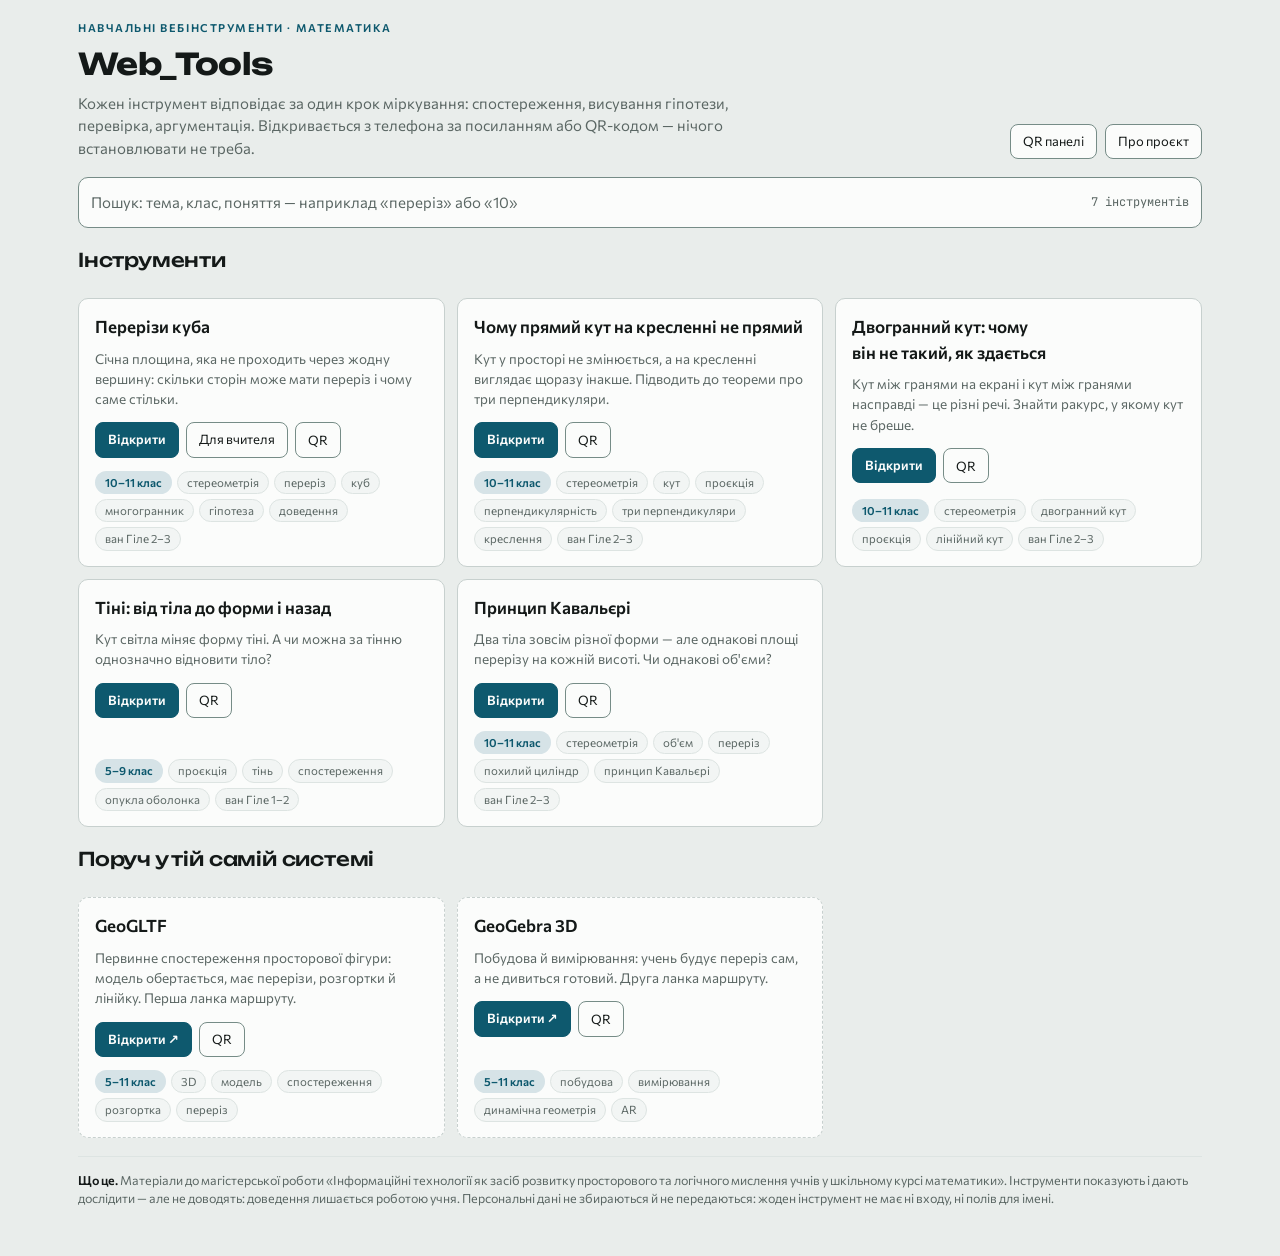
<file: index.html>
<!doctype html>
<html lang="uk">
<head>
<meta charset="utf-8">
<meta name="viewport" content="width=device-width, initial-scale=1">
<title>Web_Tools — інструменти до уроків математики</title>
<meta name="description" content="Набір навчальних вебінструментів до шкільного курсу математики: спостереження, дослідження, аргументація.">
<link rel="preconnect" href="https://fonts.googleapis.com">
<link rel="preconnect" href="https://fonts.gstatic.com" crossorigin>
<link rel="stylesheet" href="https://fonts.googleapis.com/css2?family=Commissioner:wght@300;400;500;600;700&family=JetBrains+Mono:wght@400;600&family=Unbounded:wght@500;700&display=swap">
<link rel="stylesheet" href="assets/style.css">
</head>
<body>
<div class="wrap">

  <header class="topbar">
    <div>
      <p class="eyebrow">Навчальні вебінструменти · математика</p>
      <h1>Web_Tools</h1>
      <p class="lede">Кожен інструмент відповідає за один крок міркування: спостереження, висування гіпотези, перевірка, аргументація. Відкривається з телефона за посиланням або QR-кодом — нічого встановлювати не треба.</p>
    </div>
    <div style="display:flex;gap:8px">
      <button type="button" id="hubqr">QR панелі</button>
      <a class="btn" href="about.html">Про проєкт</a>
    </div>
  </header>

  <div class="search">
    <input id="q" type="search" placeholder="Пошук: тема, клас, поняття — наприклад «переріз» або «10»" aria-label="Пошук інструмента">
    <span class="count" id="count"></span>
  </div>

  <h2 class="secthead">Інструменти</h2>
  <div class="tools" id="tools"></div>

  <h2 class="secthead">Поруч у тій самій системі</h2>
  <div class="tools" id="external"></div>

  <p class="empty" id="nothing" hidden>Нічого не знайшлося. Спробуйте інше слово — наприклад «куб», «переріз» або номер класу.</p>

  <footer>
    <b>Що це.</b> Матеріали до магістерської роботи «Інформаційні технології як засіб розвитку просторового та логічного мислення учнів у шкільному курсі математики». Інструменти показують і дають дослідити — але не доводять: доведення лишається роботою учня. Персональні дані не збираються й не передаються: жоден інструмент не має ні входу, ні полів для імені.
  </footer>
</div>

<dialog class="qr" id="qrdlg">
  <div class="in">
    <h3 id="qrtitle"></h3>
    <img id="qrimg" alt="">
    <code id="qrurl"></code>
    <button id="qrclose" type="button">Закрити</button>
  </div>
</dialog>

<script src="assets/tools.js"></script>
<script src="assets/hub.js"></script>
</body>
</html>
</file>
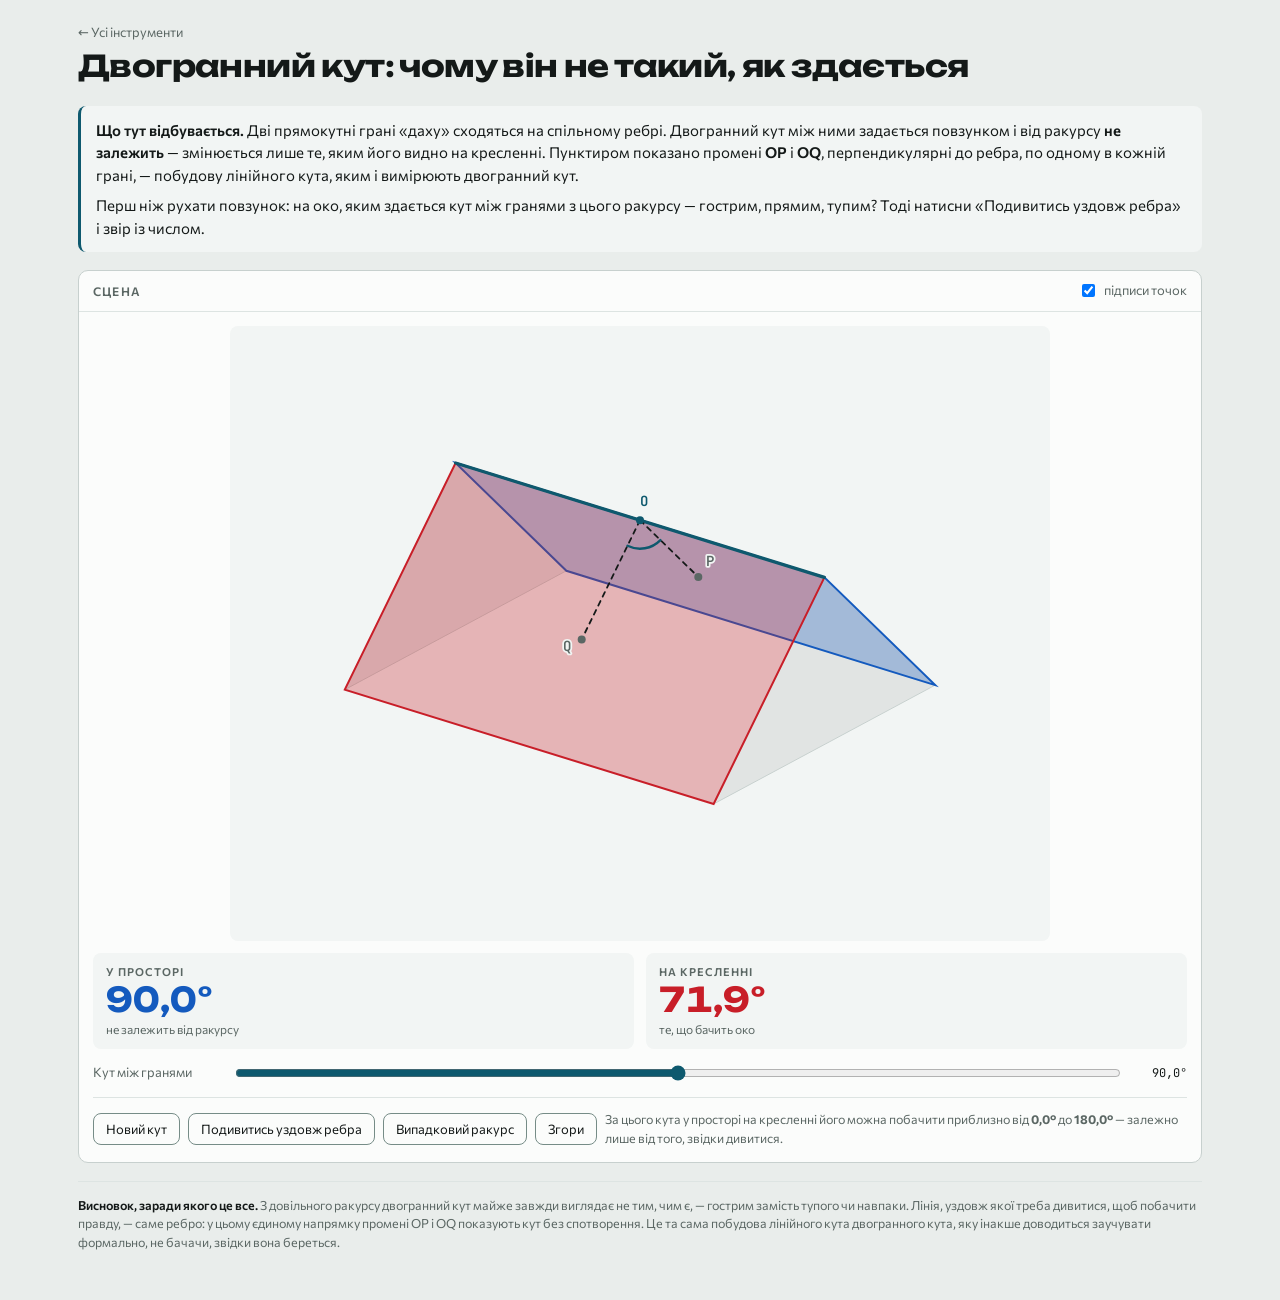
<file: tools/dvohrannyi-kut/index.html>
<!doctype html>
<html lang="uk">
<head>
<meta charset="utf-8">
<meta name="viewport" content="width=device-width, initial-scale=1">
<title>Двогранний кут: чому він не такий, як здається — Web_Tools</title>
<meta name="description" content="Кут між гранями на екрані і кут між гранями насправді — це різні речі. Знайди ракурс, у якому кут не бреше.">
<link rel="preconnect" href="https://fonts.googleapis.com">
<link rel="preconnect" href="https://fonts.gstatic.com" crossorigin>
<link rel="stylesheet" href="https://fonts.googleapis.com/css2?family=Commissioner:wght@300;400;500;600;700&family=JetBrains+Mono:wght@400;600&family=Unbounded:wght@500;700&display=swap">
<link rel="stylesheet" href="../../assets/style.css">
<link rel="stylesheet" href="../../assets/tool.css">
</head>
<body>
<div class="wrap">

  <header class="topbar">
    <div>
      <a class="backlink" href="../../">← Усі інструменти</a>
      <h1>Двогранний кут: чому він не такий, як здається</h1>
    </div>
  </header>

  <div class="task">
    <p><b>Що тут відбувається.</b> Дві прямокутні грані «даху» сходяться на спільному ребрі. Двогранний кут між ними задається повзунком і від ракурсу <b>не залежить</b> — змінюється лише те, яким його видно на кресленні. Пунктиром показано промені <b>OP</b> і <b>OQ</b>, перпендикулярні до ребра, по одному в кожній грані, — побудову лінійного кута, яким і вимірюють двогранний кут.</p>
    <p>Перш ніж рухати повзунок: на око, яким здається кут між гранями з цього ракурсу — гострим, прямим, тупим? Тоді натисни «Подивитись уздовж ребра» і звір із числом.</p>
  </div>

  <section class="panel">
    <div class="head">
      <h2>Сцена</h2>
      <label class="chk"><input type="checkbox" id="lbls" checked> підписи точок</label>
    </div>
    <div class="body">
      <canvas class="cube" id="cv" aria-label="Двогранний кут та його проєкція"></canvas>

      <div class="pair">
        <div class="real">
          <div class="cap">У просторі</div>
          <div class="val" id="vReal">90,0°</div>
          <div class="hint">не залежить від ракурсу</div>
        </div>
        <div class="drawn">
          <div class="cap">На кресленні</div>
          <div class="val" id="vDrawn">—</div>
          <div class="hint">те, що бачить око</div>
        </div>
      </div>
      <div class="flag" id="flag" hidden></div>

      <div class="sliders">
        <div class="sl"><label for="sT">Кут між гранями</label><input type="range" id="sT" min="10" max="170" step="0.5" value="90"><output id="oT">90,0°</output></div>
      </div>

      <div class="toolrow">
        <button id="bNew">Новий кут</button>
        <button id="bEdge">Подивитись уздовж ребра</button>
        <button id="bRnd">Випадковий ракурс</button>
        <button id="bTop">Згори</button>
        <div class="note" id="note"></div>
      </div>
    </div>
  </section>

  <footer>
    <b>Висновок, заради якого це все.</b> З довільного ракурсу двогранний кут майже завжди виглядає не тим, чим є, — гострим замість тупого чи навпаки. Лінія, уздовж якої треба дивитися, щоб побачити правду, — саме ребро: у цьому єдиному напрямку промені OP і OQ показують кут без спотворення. Це та сама побудова лінійного кута двогранного кута, яку інакше доводиться заучувати формально, не бачачи, звідки вона береться.
  </footer>
</div>

<script src="../../assets/scene3d.js"></script>
<script src="model.js"></script>
<script>
(function () {
  var scene = DihedralAngle.create(document.getElementById("cv"));
  var sT = document.getElementById("sT"), oT = document.getElementById("oT");
  var note = document.getElementById("note"), flag = document.getElementById("flag");

  function fmt(x) { return x.toFixed(1).replace(".", ",") + "°"; }

  scene.onChange = function (s) {
    document.getElementById("vReal").textContent = fmt(s.real);
    if (s.drawn == null) {
      document.getElementById("vDrawn").textContent = "—";
      flag.hidden = false;
      flag.textContent = "Один із променів дивиться точно в камеру: на кресленні він виродився в точку, і кута не видно взагалі. Це теж відповідь на питання, чи можна вірити рисунку.";
    } else {
      document.getElementById("vDrawn").textContent = fmt(s.drawn);
      flag.hidden = true;
    }
    oT.textContent = fmt(s.real);
  };

  function updateRange() {
    var r = scene.range();
    note.innerHTML = "За цього кута у просторі на кресленні його можна побачити приблизно від <b>" +
      fmt(r[0]) + "</b> до <b>" + fmt(r[1]) + "</b> — залежно лише від того, звідки дивитися.";
  }

  sT.addEventListener("input", function () { scene.setTheta(parseFloat(sT.value)); });
  sT.addEventListener("change", updateRange);
  document.getElementById("lbls").addEventListener("change", function (e) { scene.setLabels(e.target.checked); });
  document.getElementById("bNew").addEventListener("click", function () {
    scene.newAngle(); sT.value = scene.state.theta; updateRange();
  });
  document.getElementById("bEdge").addEventListener("click", function () { scene.lookAlongEdge(); });
  document.getElementById("bRnd").addEventListener("click", function () { scene.randomView(); });
  document.getElementById("bTop").addEventListener("click", function () { scene.fromAbove(); });

  scene.draw();
  updateRange();
})();
</script>
</body>
</html>
</file>
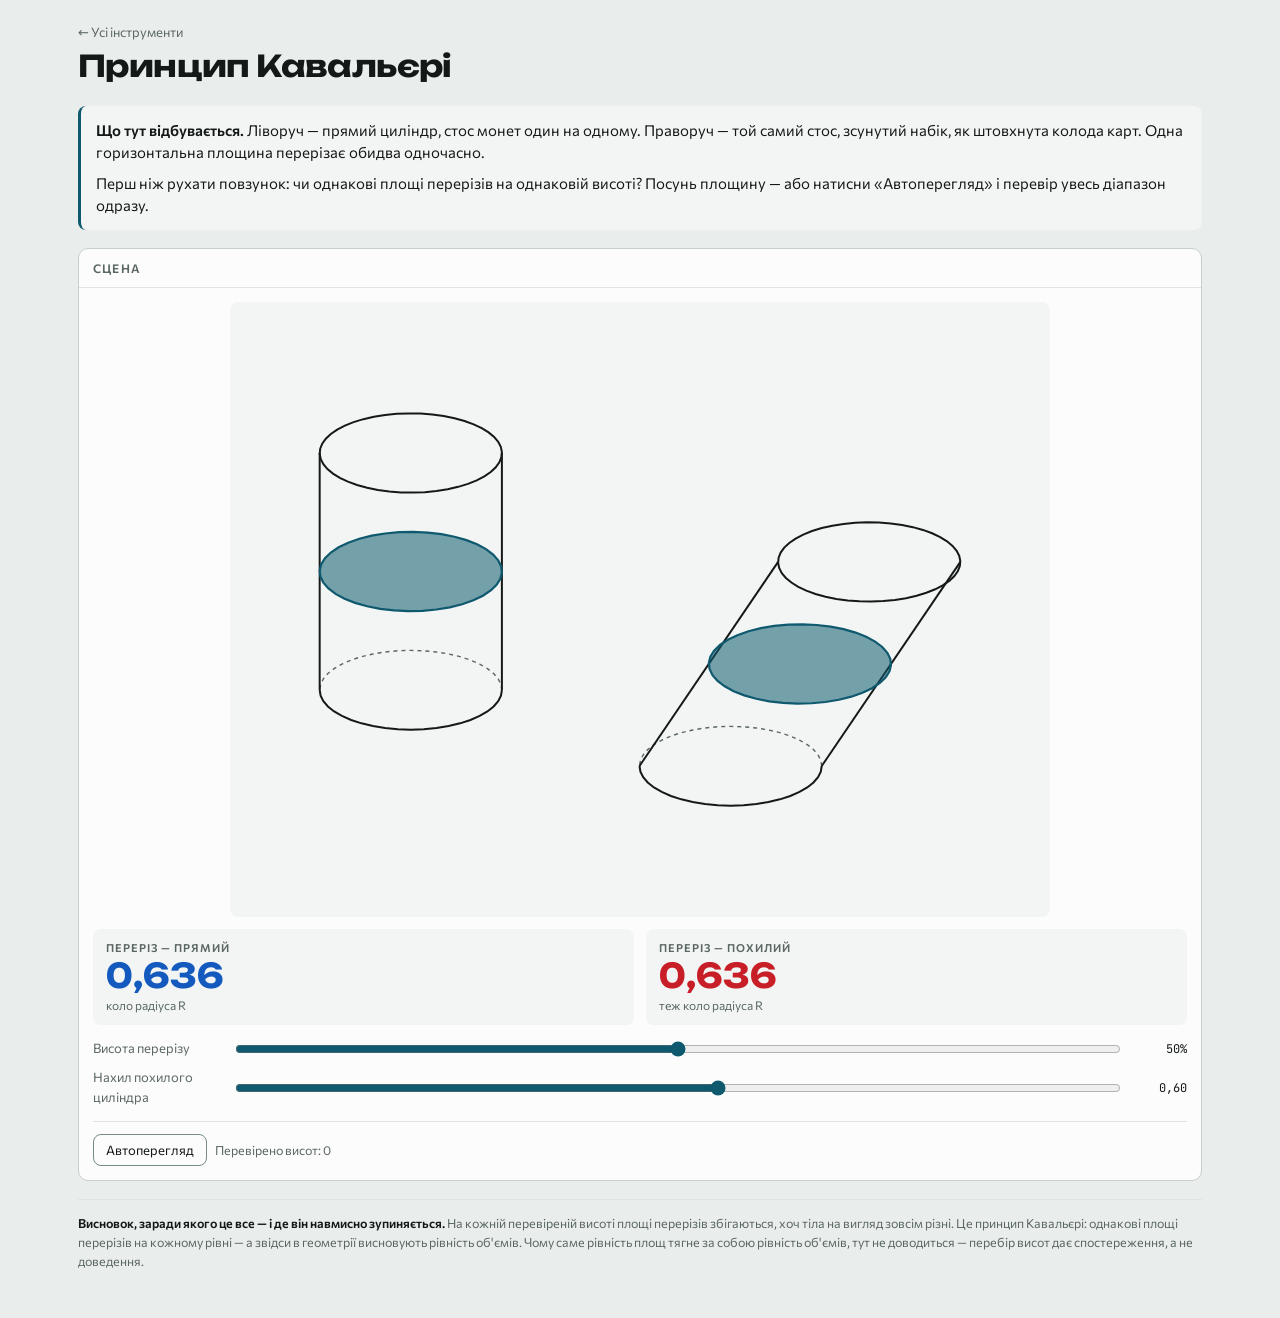
<file: tools/kavalieri/index.html>
<!doctype html>
<html lang="uk">
<head>
<meta charset="utf-8">
<meta name="viewport" content="width=device-width, initial-scale=1">
<title>Принцип Кавальєрі — Web_Tools</title>
<meta name="description" content="Два тіла зовсім різної форми — але однакові площі перерізу на кожній висоті. Чи однакові об'єми?">
<link rel="preconnect" href="https://fonts.googleapis.com">
<link rel="preconnect" href="https://fonts.gstatic.com" crossorigin>
<link rel="stylesheet" href="https://fonts.googleapis.com/css2?family=Commissioner:wght@300;400;500;600;700&family=JetBrains+Mono:wght@400;600&family=Unbounded:wght@500;700&display=swap">
<link rel="stylesheet" href="../../assets/style.css">
<link rel="stylesheet" href="../../assets/tool.css">
</head>
<body>
<div class="wrap">

  <header class="topbar">
    <div>
      <a class="backlink" href="../../">← Усі інструменти</a>
      <h1>Принцип Кавальєрі</h1>
    </div>
  </header>

  <div class="task">
    <p><b>Що тут відбувається.</b> Ліворуч — прямий циліндр, стос монет один на одному. Праворуч — той самий стос, зсунутий набік, як штовхнута колода карт. Одна горизонтальна площина перерізає обидва одночасно.</p>
    <p>Перш ніж рухати повзунок: чи однакові площі перерізів на однаковій висоті? Посунь площину — або натисни «Автоперегляд» і перевір увесь діапазон одразу.</p>
  </div>

  <section class="panel">
    <div class="head"><h2>Сцена</h2></div>
    <div class="body">
      <canvas class="cube" id="cv" aria-label="Прямий і похилий циліндр зі спільною січною площиною"></canvas>

      <div class="pair">
        <div class="real">
          <div class="cap">Переріз — прямий</div>
          <div class="val" id="vRight">0,636</div>
          <div class="hint">коло радіуса R</div>
        </div>
        <div class="drawn">
          <div class="cap">Переріз — похилий</div>
          <div class="val" id="vOblique">0,636</div>
          <div class="hint">теж коло радіуса R</div>
        </div>
      </div>

      <div class="sliders">
        <div class="sl"><label for="sT">Висота перерізу</label><input type="range" id="sT" min="0" max="100" step="1" value="50"><output id="oT">50%</output></div>
        <div class="sl"><label for="sL">Нахил похилого циліндра</label><input type="range" id="sL" min="0" max="110" step="5" value="60"><output id="oL">0,60</output></div>
      </div>

      <div class="toolrow">
        <button id="bPlay">Автоперегляд</button>
        <div class="note" id="note">Перевірено висот: 0</div>
      </div>
    </div>
  </section>

  <footer>
    <b>Висновок, заради якого це все — і де він навмисно зупиняється.</b> На кожній перевіреній висоті площі перерізів збігаються, хоч тіла на вигляд зовсім різні. Це принцип Кавальєрі: однакові площі перерізів на кожному рівні — а звідси в геометрії висновують рівність об'ємів. Чому саме рівність площ тягне за собою рівність об'ємів, тут не доводиться — перебір висот дає спостереження, а не доведення.
  </footer>
</div>

<script src="../../assets/scene3d.js"></script>
<script src="model.js"></script>
<script>
(function () {
  var scene = Kavalieri.create(document.getElementById("cv"));
  var sT = document.getElementById("sT"), sL = document.getElementById("sL");
  var oT = document.getElementById("oT"), oL = document.getElementById("oL");
  var note = document.getElementById("note"), bPlay = document.getElementById("bPlay");

  function fmt3(x) { return x.toFixed(3).replace(".", ","); }
  function fmt2(x) { return x.toFixed(2).replace(".", ","); }

  scene.onChange = function (s) {
    document.getElementById("vRight").textContent = fmt3(s.areaRight);
    document.getElementById("vOblique").textContent = fmt3(s.areaOblique);
    oT.textContent = Math.round(s.t*100) + "%";
    oL.textContent = fmt2(s.lean);
    note.textContent = "Перевірено висот: " + s.checked;
  };

  sT.addEventListener("input", function () {
    scene.stopPlay(); bPlay.textContent = "Автоперегляд";
    scene.setT(parseFloat(sT.value)/100);
  });
  sL.addEventListener("input", function () { scene.setLean(parseFloat(sL.value)/100); });

  bPlay.addEventListener("click", function () {
    var playing = scene.togglePlay();
    bPlay.textContent = playing ? "Стоп" : "Автоперегляд";
    if (playing) sT.disabled = true; else sT.disabled = false;
  });

  scene.setLean(parseFloat(sL.value)/100);
  scene.draw();
})();
</script>
</body>
</html>
</file>
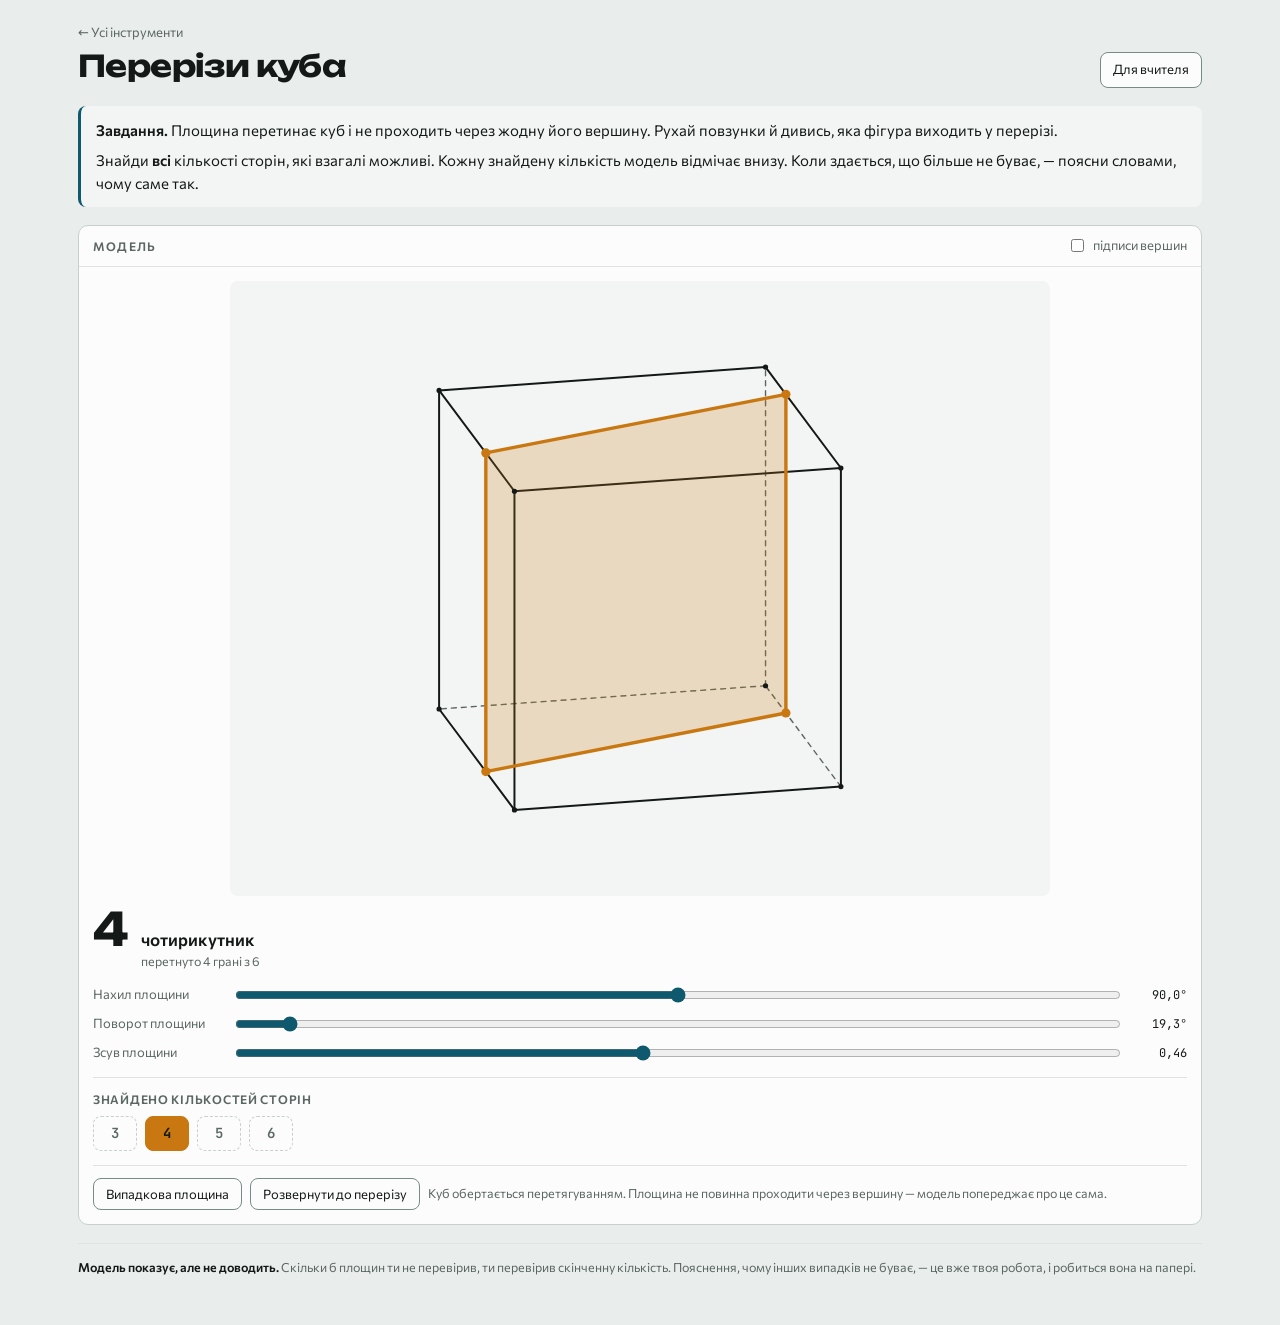
<file: tools/pererizy-kuba/index.html>
<!doctype html>
<html lang="uk">
<head>
<meta charset="utf-8">
<meta name="viewport" content="width=device-width, initial-scale=1">
<title>Перерізи куба — Web_Tools</title>
<meta name="description" content="Січна площина, яка не проходить через вершини куба: рухай площину й дивись, скільки сторін має переріз.">
<link rel="preconnect" href="https://fonts.googleapis.com">
<link rel="preconnect" href="https://fonts.gstatic.com" crossorigin>
<link rel="stylesheet" href="https://fonts.googleapis.com/css2?family=Commissioner:wght@300;400;500;600;700&family=JetBrains+Mono:wght@400;600&family=Unbounded:wght@500;700&display=swap">
<link rel="stylesheet" href="../../assets/style.css">
<link rel="stylesheet" href="../../assets/tool.css">
</head>
<body>
<div class="wrap">

  <header class="topbar">
    <div>
      <a class="backlink" href="../../">← Усі інструменти</a>
      <h1>Перерізи куба</h1>
    </div>
    <a class="btn" href="vchytel.html">Для вчителя</a>
  </header>

  <div class="task">
    <p><b>Завдання.</b> Площина перетинає куб і не проходить через жодну його вершину. Рухай повзунки й дивись, яка фігура виходить у перерізі.</p>
    <p>Знайди <b>всі</b> кількості сторін, які взагалі можливі. Кожну знайдену кількість модель відмічає внизу. Коли здається, що більше не буває, — поясни словами, чому саме так.</p>
  </div>

  <section class="panel">
    <div class="head">
      <h2>Модель</h2>
      <label class="chk"><input type="checkbox" id="lbls"> підписи вершин</label>
    </div>
    <div class="body">
      <canvas class="cube" id="cv" aria-label="Куб із січною площиною"></canvas>

      <div class="readout">
        <div class="n" id="rN">4</div>
        <div>
          <div class="word" id="rWord">чотирикутник</div>
          <div class="sub" id="rSub">перетнуто 4 грані з 6</div>
        </div>
      </div>
      <div class="flag" id="flag" hidden></div>

      <div class="sliders">
        <div class="sl"><label for="sA">Нахил площини</label><input type="range" id="sA" min="0" max="180" step="0.5" value="55"><output id="oA">55,0°</output></div>
        <div class="sl"><label for="sB">Поворот площини</label><input type="range" id="sB" min="0" max="360" step="0.5" value="45"><output id="oB">45,0°</output></div>
        <div class="sl"><label for="sD">Зсув площини</label><input type="range" id="sD" min="0" max="1" step="0.002" value="0.5"><output id="oD">0,50</output></div>
      </div>

      <div class="found">
        <span class="cap">Знайдено кількостей сторін</span>
        <span class="chip" data-k="3">3</span>
        <span class="chip" data-k="4">4</span>
        <span class="chip" data-k="5">5</span>
        <span class="chip" data-k="6">6</span>
      </div>

      <div class="toolrow">
        <button id="btnRand">Випадкова площина</button>
        <button id="btnView">Розвернути до перерізу</button>
        <div class="note">Куб обертається перетягуванням. Площина не повинна проходити через вершину — модель попереджає про це сама.</div>
      </div>
    </div>
  </section>

  <footer>
    <b>Модель показує, але не доводить.</b> Скільки б площин ти не перевірив, ти перевірив скінченну кількість. Пояснення, чому інших випадків не буває, — це вже твоя робота, і робиться вона на папері.
  </footer>
</div>

<script src="../../assets/scene3d.js"></script>
<script src="model.js"></script>
<script>
(function () {
  var cube = CubeSection.create(document.getElementById("cv"));
  var sA = document.getElementById("sA"), sB = document.getElementById("sB"), sD = document.getElementById("sD");
  var oA = document.getElementById("oA"), oB = document.getElementById("oB"), oD = document.getElementById("oD");
  var found = {};

  cube.onChange = function (s) {
    var flag = document.getElementById("flag");
    if (s.vertexHit) {
      document.getElementById("rN").textContent = "—";
      document.getElementById("rWord").textContent = "площина проходить через вершину";
      document.getElementById("rSub").textContent = "за умовою такі площини не розглядаються";
      flag.hidden = false;
      flag.textContent = "Зсунь площину трохи: вона не повинна проходити через жодну вершину куба.";
    } else {
      flag.hidden = true;
      document.getElementById("rN").textContent = s.sides || "0";
      document.getElementById("rWord").textContent = s.name || "перерізу немає";
      document.getElementById("rSub").textContent = s.sides
        ? "перетнуто " + s.sides + " " + (s.sides < 5 ? "грані" : "граней") + " з 6"
        : "площина проходить поза кубом";
      if (s.sides >= 3 && !found[s.sides]) {
        found[s.sides] = true;
        var chip = document.querySelector('.chip[data-k="' + s.sides + '"]');
        if (chip) chip.classList.add("on");
      }
    }
    oA.textContent = s.alpha.toFixed(1).replace(".", ",") + "°";
    oB.textContent = s.beta.toFixed(1).replace(".", ",") + "°";
    oD.textContent = s.t.toFixed(2).replace(".", ",");
    sA.value = s.alpha; sB.value = s.beta; sD.value = s.t;
  };

  sA.addEventListener("input", function () { cube.setAngles(parseFloat(sA.value), null, null); });
  sB.addEventListener("input", function () { cube.setAngles(null, parseFloat(sB.value), null); });
  sD.addEventListener("input", function () { cube.setAngles(null, null, parseFloat(sD.value)); });
  document.getElementById("lbls").addEventListener("change", function (e) { cube.setLabels(e.target.checked); });
  document.getElementById("btnRand").addEventListener("click", function () { cube.random(); });
  document.getElementById("btnView").addEventListener("click", function () { cube.alignView(); });

  /* стартова площина — навмисно проста, «класичний» чотирикутник:
     відкриття решти випадків лишається роботою учня */
  cube.setFromND([1, 0.35, 0], 0.62);
  cube.alignView();
})();
</script>
</body>
</html>
</file>
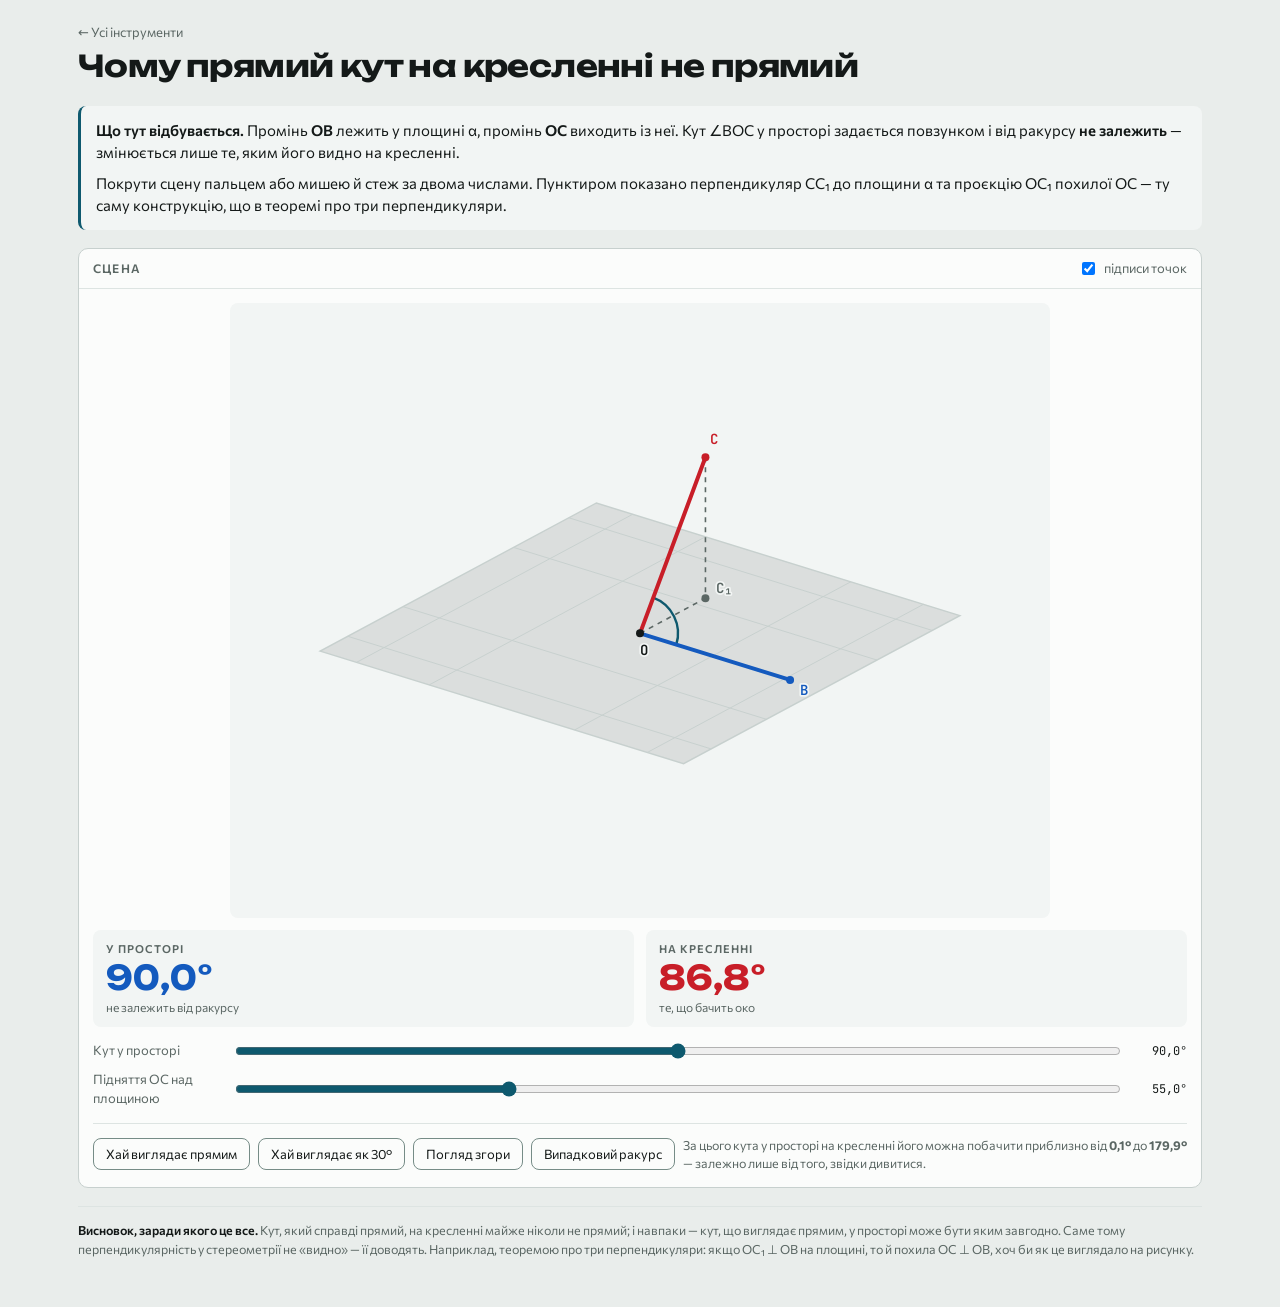
<file: tools/pryamyi-kut/index.html>
<!doctype html>
<html lang="uk">
<head>
<meta charset="utf-8">
<meta name="viewport" content="width=device-width, initial-scale=1">
<title>Чому прямий кут на кресленні не прямий — Web_Tools</title>
<meta name="description" content="Кут у просторі не змінюється, а на кресленні виглядає щоразу інакше. Покрути сцену й порівняй два числа.">
<link rel="preconnect" href="https://fonts.googleapis.com">
<link rel="preconnect" href="https://fonts.gstatic.com" crossorigin>
<link rel="stylesheet" href="https://fonts.googleapis.com/css2?family=Commissioner:wght@300;400;500;600;700&family=JetBrains+Mono:wght@400;600&family=Unbounded:wght@500;700&display=swap">
<link rel="stylesheet" href="../../assets/style.css">
<link rel="stylesheet" href="../../assets/tool.css">
</head>
<body>
<div class="wrap">

  <header class="topbar">
    <div>
      <a class="backlink" href="../../">← Усі інструменти</a>
      <h1>Чому прямий кут на кресленні не прямий</h1>
    </div>
  </header>

  <div class="task">
    <p><b>Що тут відбувається.</b> Промінь <b>OB</b> лежить у площині α, промінь <b>OC</b> виходить із неї. Кут ∠BOC у просторі задається повзунком і від ракурсу <b>не залежить</b> — змінюється лише те, яким його видно на кресленні.</p>
    <p>Покрути сцену пальцем або мишею й стеж за двома числами. Пунктиром показано перпендикуляр CC₁ до площини α та проєкцію OC₁ похилої OC — ту саму конструкцію, що в теоремі про три перпендикуляри.</p>
  </div>

  <section class="panel">
    <div class="head">
      <h2>Сцена</h2>
      <label class="chk"><input type="checkbox" id="lbls" checked> підписи точок</label>
    </div>
    <div class="body">
      <canvas class="cube" id="cv" aria-label="Кут у просторі та його проєкція"></canvas>

      <div class="pair">
        <div class="real">
          <div class="cap">У просторі</div>
          <div class="val" id="vReal">90,0°</div>
          <div class="hint">не залежить від ракурсу</div>
        </div>
        <div class="drawn">
          <div class="cap">На кресленні</div>
          <div class="val" id="vDrawn">—</div>
          <div class="hint">те, що бачить око</div>
        </div>
      </div>
      <div class="flag" id="flag" hidden></div>

      <div class="sliders">
        <div class="sl"><label for="sT">Кут у просторі</label><input type="range" id="sT" min="10" max="170" step="0.5" value="90"><output id="oT">90,0°</output></div>
        <div class="sl"><label for="sP">Підняття OC над площиною</label><input type="range" id="sP" min="0" max="180" step="0.5" value="55"><output id="oP">55,0°</output></div>
      </div>

      <div class="toolrow">
        <button id="b90">Хай виглядає прямим</button>
        <button id="b30">Хай виглядає як 30°</button>
        <button id="bTop">Погляд згори</button>
        <button id="bRnd">Випадковий ракурс</button>
        <div class="note" id="note"></div>
      </div>
    </div>
  </section>

  <footer>
    <b>Висновок, заради якого це все.</b> Кут, який справді прямий, на кресленні майже ніколи не прямий; і навпаки — кут, що виглядає прямим, у просторі може бути яким завгодно. Саме тому перпендикулярність у стереометрії не «видно» — її доводять. Наприклад, теоремою про три перпендикуляри: якщо OC₁ ⊥ OB на площині, то й похила OC ⊥ OB, хоч би як це виглядало на рисунку.
  </footer>
</div>

<script src="../../assets/scene3d.js"></script>
<script src="model.js"></script>
<script>
(function () {
  var scene = SpaceAngle.create(document.getElementById("cv"));
  var sT = document.getElementById("sT"), sP = document.getElementById("sP");
  var oT = document.getElementById("oT"), oP = document.getElementById("oP");
  var note = document.getElementById("note"), flag = document.getElementById("flag");

  function fmt(x) { return x.toFixed(1).replace(".", ",") + "°"; }

  scene.onChange = function (s) {
    document.getElementById("vReal").textContent = fmt(s.real);
    if (s.drawn == null) {
      document.getElementById("vDrawn").textContent = "—";
      flag.hidden = false;
      flag.textContent = "Промінь дивиться точно в камеру: на кресленні він виродився в точку, і кута не видно взагалі. Це теж відповідь на питання, чи можна вірити рисунку.";
    } else {
      document.getElementById("vDrawn").textContent = fmt(s.drawn);
      flag.hidden = true;
    }
    oT.textContent = fmt(s.real);
    oP.textContent = fmt(s.phi);
  };

  function updateRange() {
    var r = scene.range();
    note.innerHTML = "За цього кута у просторі на кресленні його можна побачити приблизно від <b>" +
      fmt(r[0]) + "</b> до <b>" + fmt(r[1]) + "</b> — залежно лише від того, звідки дивитися.";
  }

  sT.addEventListener("input", function () { scene.setTheta(parseFloat(sT.value)); });
  sT.addEventListener("change", updateRange);
  sP.addEventListener("input", function () { scene.setPhi(parseFloat(sP.value)); });
  sP.addEventListener("change", updateRange);
  document.getElementById("lbls").addEventListener("change", function (e) { scene.setLabels(e.target.checked); });
  document.getElementById("b90").addEventListener("click", function () { scene.lookLike(90); });
  document.getElementById("b30").addEventListener("click", function () { scene.lookLike(30); });
  document.getElementById("bTop").addEventListener("click", function () { scene.fromAbove(); });
  document.getElementById("bRnd").addEventListener("click", function () { scene.randomView(); });

  scene.draw();
  updateRange();
})();
</script>
</body>
</html>
</file>
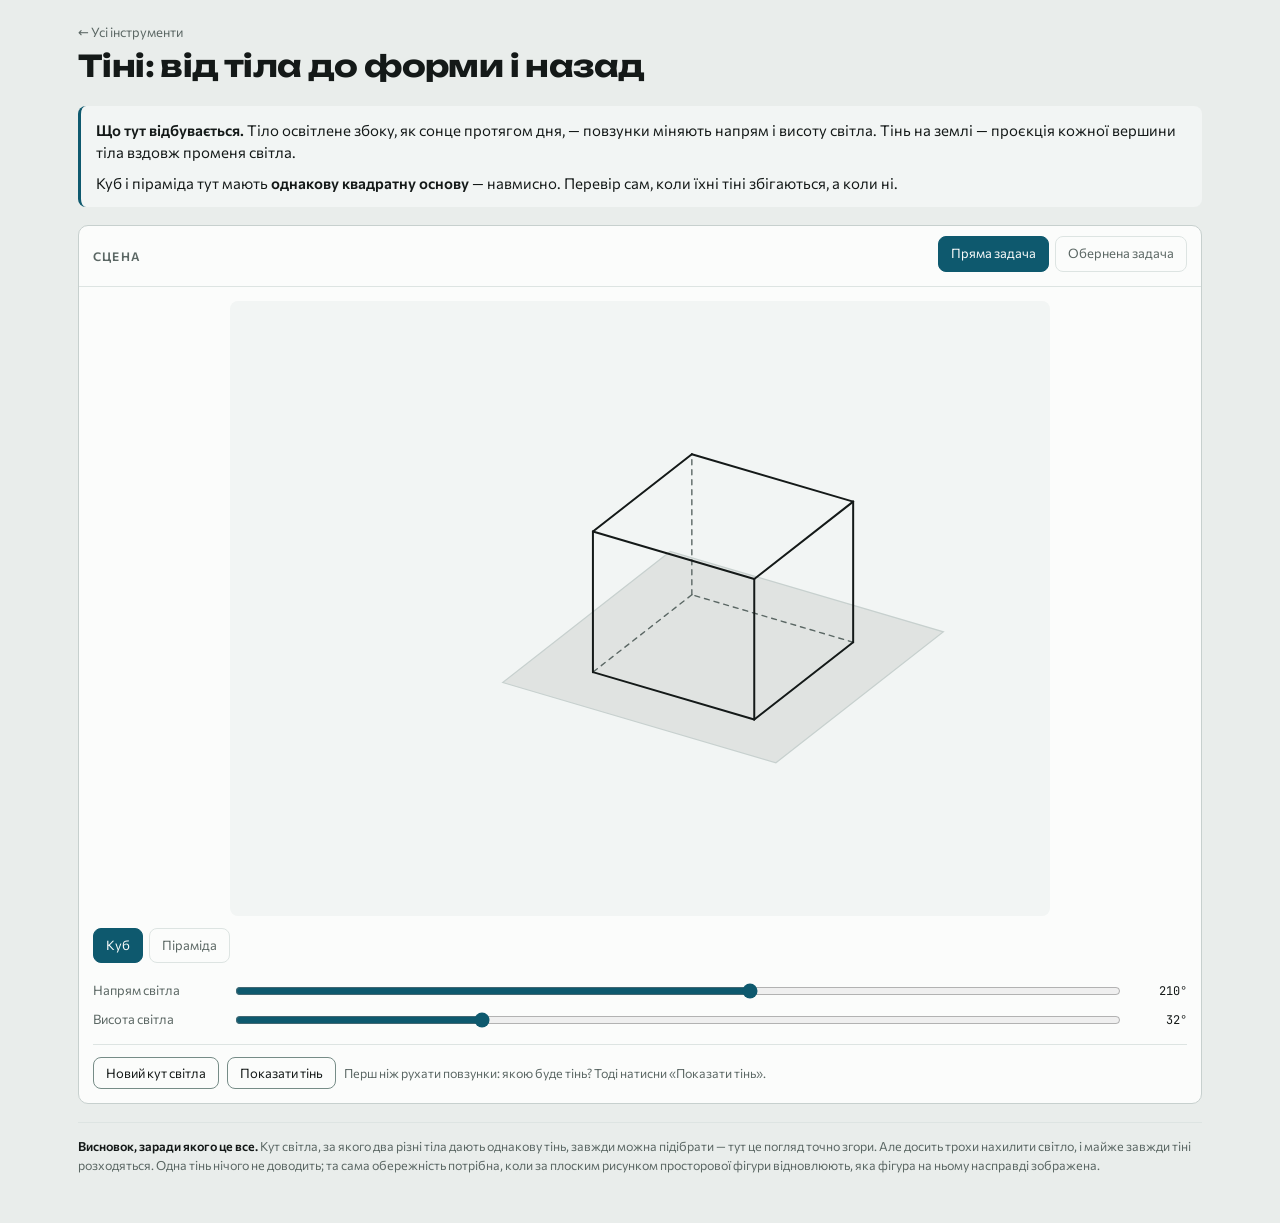
<file: tools/tini/index.html>
<!doctype html>
<html lang="uk">
<head>
<meta charset="utf-8">
<meta name="viewport" content="width=device-width, initial-scale=1">
<title>Тіні: від тіла до форми і назад — Web_Tools</title>
<meta name="description" content="Кут світла міняє форму тіні. А чи можна за тінню однозначно відновити тіло?">
<link rel="preconnect" href="https://fonts.googleapis.com">
<link rel="preconnect" href="https://fonts.gstatic.com" crossorigin>
<link rel="stylesheet" href="https://fonts.googleapis.com/css2?family=Commissioner:wght@300;400;500;600;700&family=JetBrains+Mono:wght@400;600&family=Unbounded:wght@500;700&display=swap">
<link rel="stylesheet" href="../../assets/style.css">
<link rel="stylesheet" href="../../assets/tool.css">
</head>
<body>
<div class="wrap">

  <header class="topbar">
    <div>
      <a class="backlink" href="../../">← Усі інструменти</a>
      <h1>Тіні: від тіла до форми і назад</h1>
    </div>
  </header>

  <div class="task">
    <p><b>Що тут відбувається.</b> Тіло освітлене збоку, як сонце протягом дня, — повзунки міняють напрям і висоту світла. Тінь на землі — проєкція кожної вершини тіла вздовж променя світла.</p>
    <p>Куб і піраміда тут мають <b>однакову квадратну основу</b> — навмисно. Перевір сам, коли їхні тіні збігаються, а коли ні.</p>
  </div>

  <section class="panel">
    <div class="head">
      <h2>Сцена</h2>
      <div class="steps" id="modeSteps">
        <div class="step" id="modeForward" aria-selected="true">Пряма задача</div>
        <div class="step" id="modeReverse" aria-selected="false">Обернена задача</div>
      </div>
    </div>
    <div class="body">
      <canvas class="cube" id="cv" aria-label="Тіло, джерело світла і тінь на землі"></canvas>

      <div id="fwdBlock">
        <div class="steps" id="shapeSteps" style="margin-top:12px">
          <div class="step" id="shCube" aria-selected="true">Куб</div>
          <div class="step" id="shPyr" aria-selected="false">Піраміда</div>
        </div>
      </div>

      <div id="revBlock" hidden>
        <p style="font-size:13px;color:var(--muted);margin:12px 0 0">Видно тільки тінь. Перший приклад — навмисно сонце точно згори: тіні куба й піраміди з такою основою в цю мить однакові. Зміни кут — і побач, чи лишаються вони однаковими.</p>
      </div>

      <div class="sliders">
        <div class="sl"><label for="sAz">Напрям світла</label><input type="range" id="sAz" min="0" max="360" step="1" value="210"><output id="oAz">210°</output></div>
        <div class="sl"><label for="sAlt">Висота світла</label><input type="range" id="sAlt" min="10" max="90" step="1" value="32"><output id="oAlt">32°</output></div>
      </div>

      <div class="toolrow" id="fwdTools">
        <button id="bNewSun">Новий кут світла</button>
        <button id="bShowShadow">Показати тінь</button>
        <div class="note" id="fwdNote">Перш ніж рухати повзунки: якою буде тінь? Тоді натисни «Показати тінь».</div>
      </div>

      <div class="toolrow" id="revTools" hidden>
        <button id="bNewExample">Новий приклад</button>
        <button id="bAnotherAngle">Ще один кут</button>
        <button id="bRevealSolid">Показати тіло</button>
        <div class="note" id="revNote"></div>
      </div>
    </div>
  </section>

  <footer>
    <b>Висновок, заради якого це все.</b> Кут світла, за якого два різні тіла дають однакову тінь, завжди можна підібрати — тут це погляд точно згори. Але досить трохи нахилити світло, і майже завжди тіні розходяться. Одна тінь нічого не доводить; та сама обережність потрібна, коли за плоским рисунком просторової фігури відновлюють, яка фігура на ньому насправді зображена.
  </footer>
</div>

<script src="../../assets/scene3d.js"></script>
<script src="model.js"></script>
<script>
(function () {
  var scene = Shadows.create(document.getElementById("cv"));
  var sAz = document.getElementById("sAz"), sAlt = document.getElementById("sAlt");
  var oAz = document.getElementById("oAz"), oAlt = document.getElementById("oAlt");
  var revNote = document.getElementById("revNote");
  var NAME = { cube: "куб", pyr: "піраміда" };

  function selectStep(onId, offId) {
    document.getElementById(onId).setAttribute("aria-selected", "true");
    document.getElementById(offId).setAttribute("aria-selected", "false");
  }

  scene.onChange = function (s) {
    oAz.textContent = Math.round(s.sunAz) + "°";
    oAlt.textContent = Math.round(s.sunAlt) + "°";
    revNote.textContent = s.solidShown
      ? "Це було: " + NAME[s.hiddenShape] + "."
      : (s.sunAlt >= 89.5 ? "Сонце точно згори — тіні куба й піраміди зараз однакові." : "На око: куб чи піраміда? Тоді натисни «Показати тіло».");
  };

  sAz.addEventListener("input", function () { scene.setSun(parseFloat(sAz.value), null); });
  sAlt.addEventListener("input", function () { scene.setSun(null, parseFloat(sAlt.value)); });

  document.getElementById("modeForward").addEventListener("click", function () {
    selectStep("modeForward", "modeReverse");
    document.getElementById("fwdBlock").hidden = false;
    document.getElementById("revBlock").hidden = true;
    document.getElementById("fwdTools").hidden = false;
    document.getElementById("revTools").hidden = true;
    scene.setMode("forward");
  });
  document.getElementById("modeReverse").addEventListener("click", function () {
    selectStep("modeReverse", "modeForward");
    document.getElementById("fwdBlock").hidden = true;
    document.getElementById("revBlock").hidden = false;
    document.getElementById("fwdTools").hidden = true;
    document.getElementById("revTools").hidden = false;
    scene.setMode("reverse");
    sAz.value = scene.state.sunAz; sAlt.value = scene.state.sunAlt;
  });

  document.getElementById("shCube").addEventListener("click", function () {
    selectStep("shCube", "shPyr"); scene.setShape("cube");
  });
  document.getElementById("shPyr").addEventListener("click", function () {
    selectStep("shPyr", "shCube"); scene.setShape("pyr");
  });

  document.getElementById("bNewSun").addEventListener("click", function () {
    scene.newSunForward(); sAz.value = scene.state.sunAz; sAlt.value = scene.state.sunAlt;
  });
  document.getElementById("bShowShadow").addEventListener("click", function () { scene.revealShadow(); });

  document.getElementById("bNewExample").addEventListener("click", function () {
    scene.newExample(); sAz.value = scene.state.sunAz; sAlt.value = scene.state.sunAlt;
  });
  document.getElementById("bAnotherAngle").addEventListener("click", function () {
    scene.anotherAngle(); sAz.value = scene.state.sunAz; sAlt.value = scene.state.sunAlt;
  });
  document.getElementById("bRevealSolid").addEventListener("click", function () { scene.revealSolid(); });

  scene.draw();
})();
</script>
</body>
</html>
</file>
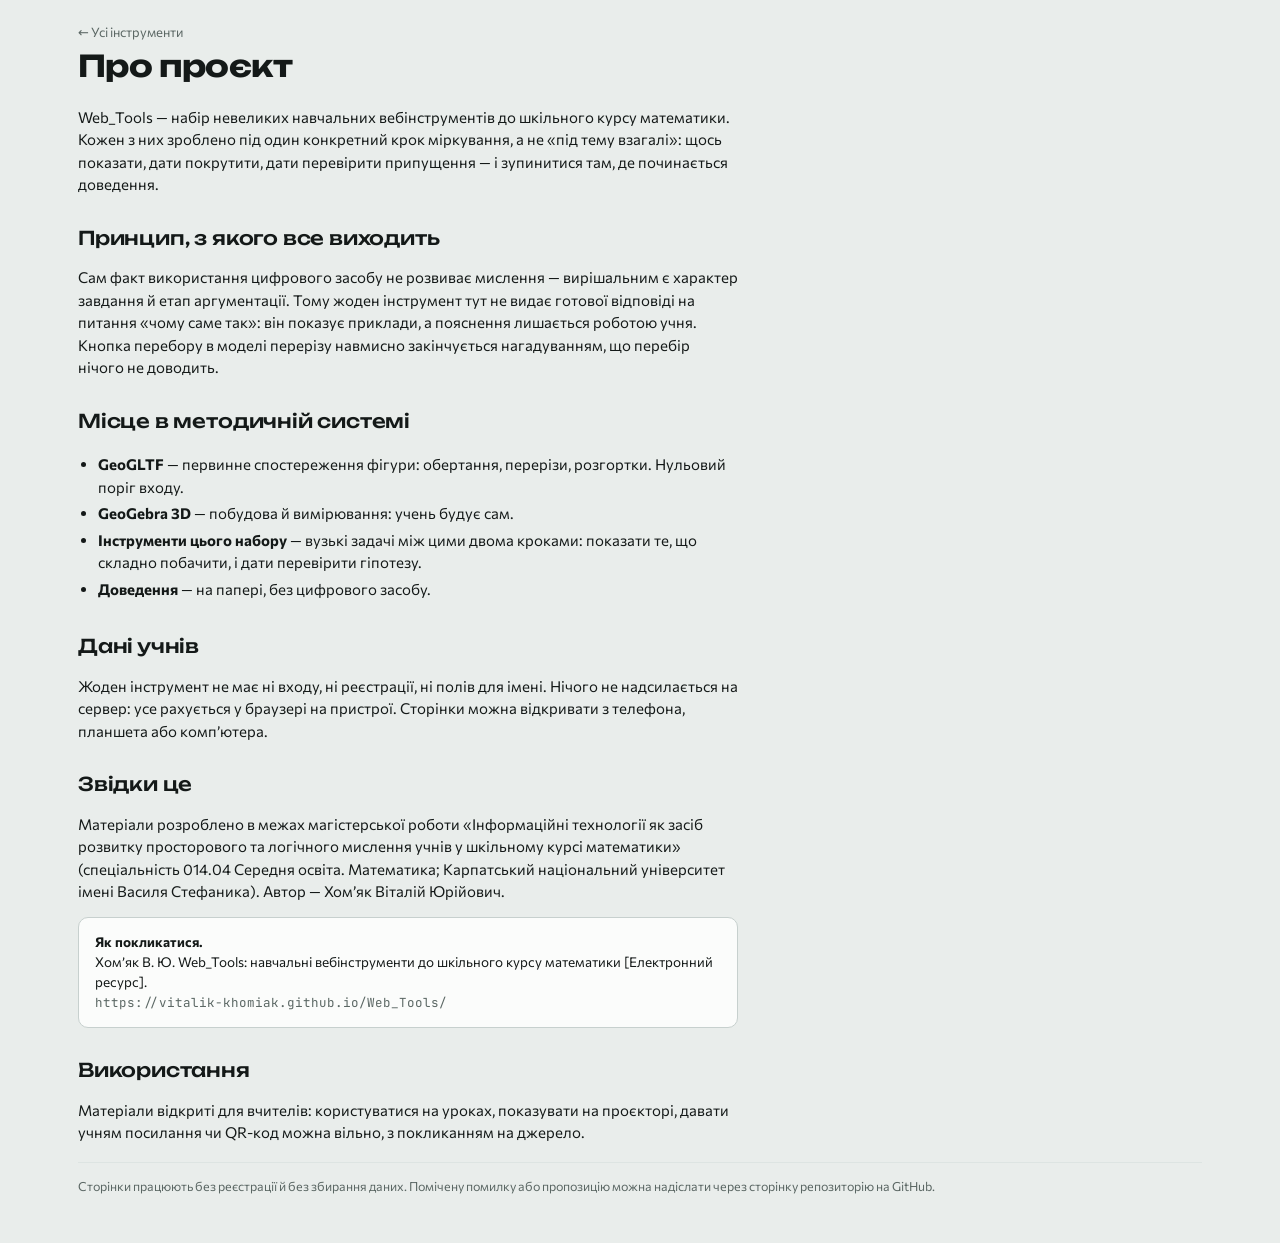
<file: about.html>
<!doctype html>
<html lang="uk">
<head>
<meta charset="utf-8">
<meta name="viewport" content="width=device-width, initial-scale=1">
<title>Про проєкт — Web_Tools</title>
<link rel="preconnect" href="https://fonts.googleapis.com">
<link rel="preconnect" href="https://fonts.gstatic.com" crossorigin>
<link rel="stylesheet" href="https://fonts.googleapis.com/css2?family=Commissioner:wght@300;400;500;600;700&family=JetBrains+Mono:wght@400;600&family=Unbounded:wght@500;700&display=swap">
<link rel="stylesheet" href="assets/style.css">
<style>
  .prose{max-width:66ch;display:flex;flex-direction:column;gap:14px}
  .prose h2{margin:14px 0 0}
  .prose p{margin:0}
  .prose ul{margin:0;padding-left:20px}
  .prose li{margin:4px 0}
  .cite{background:var(--surface);border:1px solid var(--line);border-radius:var(--r);
        padding:14px 16px;font-size:13.5px}
  .cite code{font-family:var(--ff-mono);font-size:12.5px;color:var(--muted)}
</style>
</head>
<body>
<div class="wrap">
  <header class="topbar">
    <div>
      <a class="backlink" href="./">← Усі інструменти</a>
      <h1>Про проєкт</h1>
    </div>
  </header>

  <div class="prose">
    <p>Web_Tools — набір невеликих навчальних вебінструментів до шкільного курсу математики. Кожен з них зроблено під один конкретний крок міркування, а не «під тему взагалі»: щось показати, дати покрутити, дати перевірити припущення — і зупинитися там, де починається доведення.</p>

    <h2>Принцип, з якого все виходить</h2>
    <p>Сам факт використання цифрового засобу не розвиває мислення — вирішальним є характер завдання й етап аргументації. Тому жоден інструмент тут не видає готової відповіді на питання «чому саме так»: він показує приклади, а пояснення лишається роботою учня. Кнопка перебору в моделі перерізу навмисно закінчується нагадуванням, що перебір нічого не доводить.</p>

    <h2>Місце в методичній системі</h2>
    <ul>
      <li><b>GeoGLTF</b> — первинне спостереження фігури: обертання, перерізи, розгортки. Нульовий поріг входу.</li>
      <li><b>GeoGebra 3D</b> — побудова й вимірювання: учень будує сам.</li>
      <li><b>Інструменти цього набору</b> — вузькі задачі між цими двома кроками: показати те, що складно побачити, і дати перевірити гіпотезу.</li>
      <li><b>Доведення</b> — на папері, без цифрового засобу.</li>
    </ul>

    <h2>Дані учнів</h2>
    <p>Жоден інструмент не має ні входу, ні реєстрації, ні полів для імені. Нічого не надсилається на сервер: усе рахується у браузері на пристрої. Сторінки можна відкривати з телефона, планшета або комп’ютера.</p>

    <h2>Звідки це</h2>
    <p>Матеріали розроблено в межах магістерської роботи «Інформаційні технології як засіб розвитку просторового та логічного мислення учнів у шкільному курсі математики» (спеціальність 014.04 Середня освіта. Математика; Карпатський національний університет імені Василя Стефаника). Автор — Хом’як Віталій Юрійович.</p>

    <div class="cite">
      <b>Як покликатися.</b><br>
      Хом’як В. Ю. Web_Tools: навчальні вебінструменти до шкільного курсу математики [Електронний ресурс].<br>
      <code>https://vitalik-khomiak.github.io/Web_Tools/</code>
    </div>

    <h2>Використання</h2>
    <p>Матеріали відкриті для вчителів: користуватися на уроках, показувати на проєкторі, давати учням посилання чи QR-код можна вільно, з покликанням на джерело.</p>
  </div>

  <footer>
    Сторінки працюють без реєстрації й без збирання даних. Помічену помилку або пропозицію можна надіслати через сторінку репозиторію на GitHub.
  </footer>
</div>
</body>
</html>
</file>
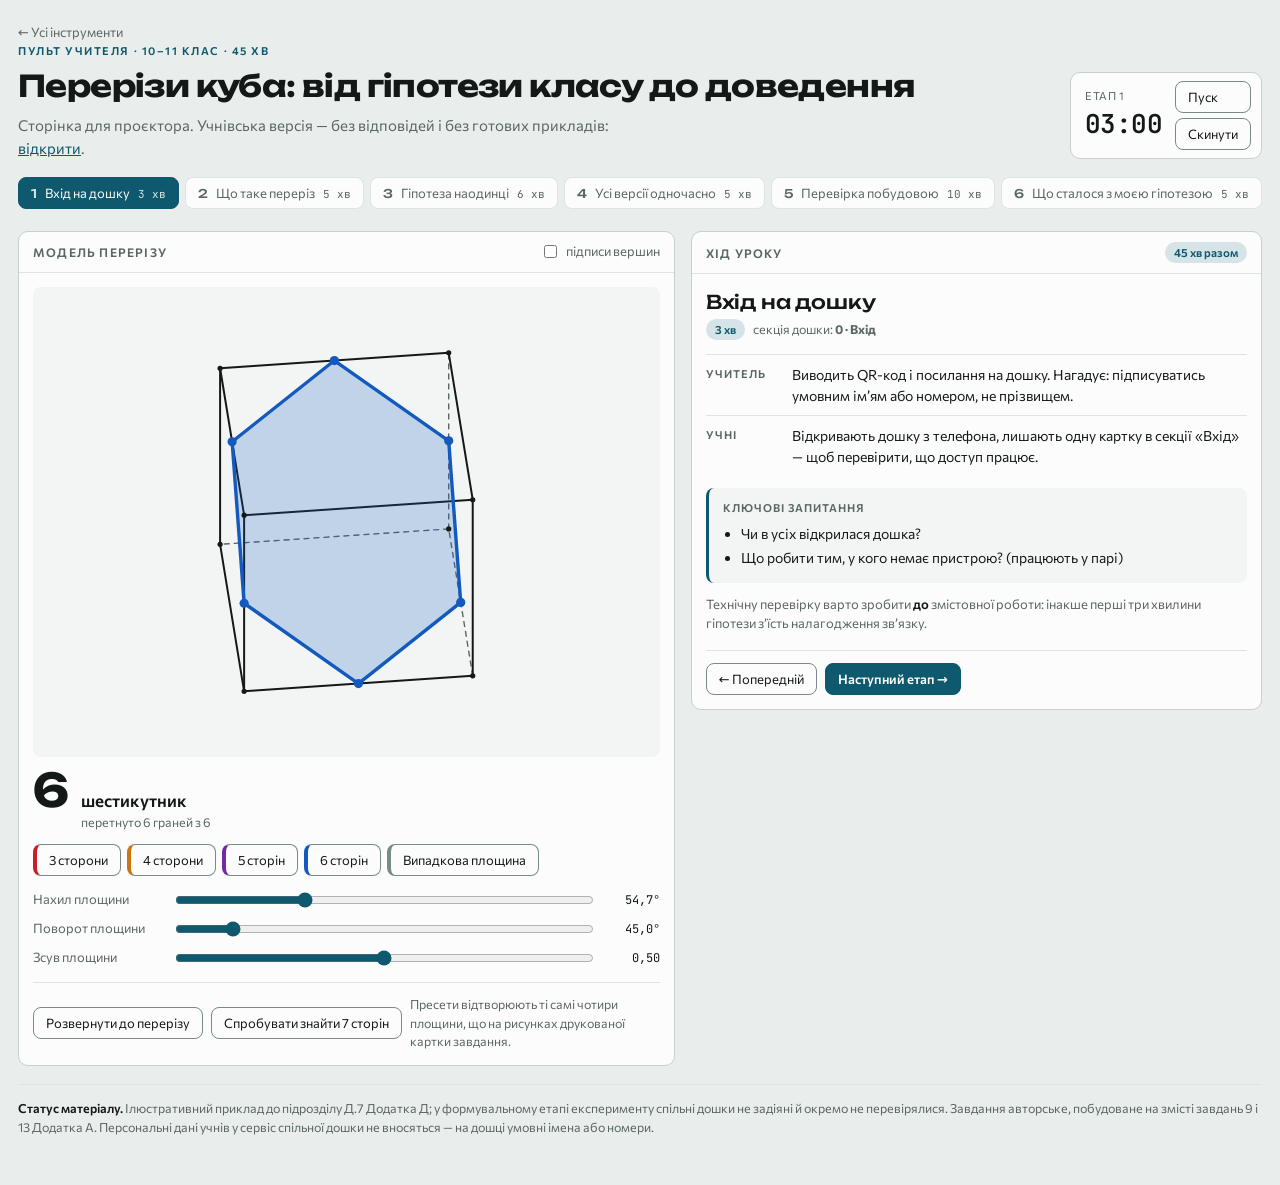
<file: tools/pererizy-kuba/vchytel.html>
<!doctype html>
<html lang="uk">
<head>
<meta charset="utf-8">
<meta name="viewport" content="width=device-width, initial-scale=1">
<title>Перерізи куба — пульт уроку</title>
<meta name="description" content="Пульт учителя до уроку на спільній дошці: вісім етапів із таймером, модель перерізу, відповідь і типові помилки класу.">
<link rel="preconnect" href="https://fonts.googleapis.com">
<link rel="preconnect" href="https://fonts.gstatic.com" crossorigin>
<link rel="stylesheet" href="https://fonts.googleapis.com/css2?family=Commissioner:wght@300;400;500;600;700&family=JetBrains+Mono:wght@400;600&family=Unbounded:wght@500;700&display=swap">
<link rel="stylesheet" href="../../assets/style.css">
<link rel="stylesheet" href="../../assets/tool.css">
</head>
<body>
<div class="wrap wide">

  <header class="topbar">
    <div>
      <a class="backlink" href="../../">← Усі інструменти</a>
      <p class="eyebrow">Пульт учителя · 10–11 клас · 45 хв</p>
      <h1>Перерізи куба: від гіпотези класу до доведення</h1>
      <p class="lede">Сторінка для проєктора. Учнівська версія — без відповідей і без готових прикладів: <a href="./">відкрити</a>.</p>
    </div>
    <div class="clock" id="clock">
      <div>
        <div class="lbl">Етап <span id="clockStage">1</span></div>
        <div class="t" id="clockT">03:00</div>
      </div>
      <div style="display:flex;flex-direction:column;gap:5px">
        <button id="btnRun">Пуск</button>
        <button id="btnReset">Скинути</button>
      </div>
    </div>
  </header>

  <div class="steps" id="steps" role="tablist" aria-label="Етапи уроку"></div>

  <div class="main">
    <section class="panel">
      <div class="head">
        <h2>Модель перерізу</h2>
        <label class="chk"><input type="checkbox" id="lbls"> підписи вершин</label>
      </div>
      <div class="body">
        <canvas class="cube" id="cv" aria-label="Куб із січною площиною"></canvas>

        <div class="readout">
          <div class="n" id="rN">6</div>
          <div>
            <div class="word" id="rWord">шестикутник</div>
            <div class="sub" id="rSub">перетнуто 6 граней з 6</div>
          </div>
        </div>
        <div class="flag" id="flag" hidden></div>

        <div class="presets">
          <button class="p3" data-pre="3">3 сторони</button>
          <button class="p4" data-pre="4">4 сторони</button>
          <button class="p5" data-pre="5">5 сторін</button>
          <button class="p6" data-pre="6">6 сторін</button>
          <button data-pre="rand">Випадкова площина</button>
        </div>

        <div class="sliders">
          <div class="sl"><label for="sA">Нахил площини</label><input type="range" id="sA" min="0" max="180" step="0.5" value="55"><output id="oA">55,0°</output></div>
          <div class="sl"><label for="sB">Поворот площини</label><input type="range" id="sB" min="0" max="360" step="0.5" value="45"><output id="oB">45,0°</output></div>
          <div class="sl"><label for="sD">Зсув площини</label><input type="range" id="sD" min="0" max="1" step="0.002" value="0.5"><output id="oD">0,50</output></div>
        </div>

        <div class="toolrow">
          <button id="btnView">Розвернути до перерізу</button>
          <button id="btnSeven">Спробувати знайти 7 сторін</button>
          <div class="note" id="sevenNote">Пресети відтворюють ті самі чотири площини, що на рисунках друкованої картки завдання.</div>
        </div>
      </div>
    </section>

    <section class="panel stage">
      <div class="head"><h2>Хід уроку</h2><span class="pill">45 хв разом</span></div>
      <div class="body" id="stageBody"></div>
    </section>
  </div>

  <footer>
    <b>Статус матеріалу.</b> Ілюстративний приклад до підрозділу Д.7 Додатка Д; у формувальному етапі експерименту спільні дошки не задіяні й окремо не перевірялися. Завдання авторське, побудоване на змісті завдань 9 і 13 Додатка А. Персональні дані учнів у сервіс спільної дошки не вносяться — на дошці умовні імена або номери.
  </footer>
</div>

<script src="../../assets/scene3d.js"></script>
<script src="model.js"></script>
<script>
(function () {
  var cube = CubeSection.create(document.getElementById("cv"));
  var sA = document.getElementById("sA"), sB = document.getElementById("sB"), sD = document.getElementById("sD");
  var oA = document.getElementById("oA"), oB = document.getElementById("oB"), oD = document.getElementById("oD");

  /* ті самі чотири площини, що на рисунках друкованої картки */
  var PRESETS = {
    "3": [[1,1,1], 0.3], "4": [[1,0,-1], 0.3],
    "5": [[1,0.4,1.4], 1.3], "6": [[1,1,1], 1.5]
  };

  cube.onChange = function (s) {
    var flag = document.getElementById("flag");
    if (s.vertexHit) {
      document.getElementById("rN").textContent = "—";
      document.getElementById("rWord").textContent = "площина проходить через вершину";
      document.getElementById("rSub").textContent = "за умовою завдання такі площини не розглядаються";
      flag.hidden = false;
      flag.textContent = "Зсуньте площину: умова вимагає, щоб вона не проходила через жодну вершину куба.";
    } else {
      flag.hidden = true;
      document.getElementById("rN").textContent = s.sides || "0";
      document.getElementById("rWord").textContent = s.name || "перерізу немає";
      document.getElementById("rSub").textContent = s.sides
        ? "перетнуто " + s.sides + " " + (s.sides < 5 ? "грані" : "граней") + " з 6"
        : "площина проходить поза кубом";
    }
    oA.textContent = s.alpha.toFixed(1).replace(".", ",") + "°";
    oB.textContent = s.beta.toFixed(1).replace(".", ",") + "°";
    oD.textContent = s.t.toFixed(2).replace(".", ",");
    sA.value = s.alpha; sB.value = s.beta; sD.value = s.t;
  };

  sA.addEventListener("input", function () { cube.setAngles(parseFloat(sA.value), null, null); });
  sB.addEventListener("input", function () { cube.setAngles(null, parseFloat(sB.value), null); });
  sD.addEventListener("input", function () { cube.setAngles(null, null, parseFloat(sD.value)); });
  document.getElementById("lbls").addEventListener("change", function (e) { cube.setLabels(e.target.checked); });
  document.getElementById("btnView").addEventListener("click", function () { cube.alignView(); });

  document.querySelectorAll("[data-pre]").forEach(function (b) {
    b.addEventListener("click", function () {
      if (b.dataset.pre === "rand") { cube.random(); }
      else { var p = PRESETS[b.dataset.pre]; cube.setFromND(p[0], p[1]); }
      cube.alignView();
    });
  });

  document.getElementById("btnSeven").addEventListener("click", function () {
    var r = cube.search(60000);
    var share = [3,4,5,6].map(function (k) {
      return k + " сторін — " + Math.round(100*(r.hist[k]||0)/r.checked) + "%";
    }).join(" · ");
    document.getElementById("sevenNote").innerHTML =
      "Перевірено <b>" + r.checked.toLocaleString("uk-UA") + "</b> випадкових площин — максимум сторін <b>" +
      r.max + "</b>, семикутника не знайдено. Як часто трапляється кожен випадок: " + share +
      ". Але перебір нічого не доводить: доведення — на етапі 7, без комп’ютера.";
  });

  /* ---------------- етапи уроку ---------------- */
  var STAGES = [
   {t:"Вхід на дошку",m:3,sec:"0 · Вхід",
    teacher:"Виводить QR-код і посилання на дошку. Нагадує: підписуватись умовним ім’ям або номером, не прізвищем.",
    pupil:"Відкривають дошку з телефона, лишають одну картку в секції «Вхід» — щоб перевірити, що доступ працює.",
    q:["Чи в усіх відкрилася дошка?","Що робити тим, у кого немає пристрою? (працюють у парі)"],
    tip:"Технічну перевірку варто зробити <b>до</b> змістовної роботи: інакше перші три хвилини гіпотези з’їсть налагодження зв’язку."},

   {t:"Що таке переріз",m:5,sec:"1 · Розминка",
    teacher:"Показує на моделі одну похилу площину, не називаючи кількості сторін. Ставить питання про сам об’єкт.",
    pupil:"Усно відповідають; одна спільна картка-визначення на дошці, яку клас редагує разом.",
    q:["Що таке переріз многогранника площиною?","Чому переріз — це завжди плоска фігура?","Звідки береться кожна сторона перерізу?"],
    tip:"Ключ до всього уроку — остання відповідь: <b>сторона перерізу з’являється там, де площина перетинає грань</b>. Її варто зафіксувати на дошці окремою карткою."},

   {t:"Гіпотеза наодинці",m:6,sec:"2 · Моя гіпотеза",
    teacher:"Умикає ручну модерацію: картки не з’являються на дошці, доки вчитель їх не схвалить. Оголошує завдання.",
    pupil:"Кожен подає одну картку: поле «Скільки сторін» і поле «Чому я так думаю».",
    q:["Уявіть площину, яка перетинає куб і не проходить через жодну вершину. Яку кількість сторін може мати переріз?","Одним реченням обґрунтуйте свій варіант."],
    tip:"Модерація тут не про дисципліну, а про <b>чистоту зрізу думки</b>: поки картки приховані, ніхто не переписує чужу гіпотезу."},

   {t:"Усі версії одночасно",m:5,sec:"2 · Моя гіпотеза",
    teacher:"Схвалює всі картки одним заходом — клас бачить усі версії разом. Перемикає формат дошки на «Таблицю»: гіпотези стають стовпцем, видно частоту кожної.",
    pupil:"Читають чужі формулювання, порівнюють зі своєю. Ставлять реакцію картці з найпереконливішим обґрунтуванням.",
    q:["Які версії трапляються найчастіше?","Чому в декого 4, а в декого 6?","Хтось написав «завжди чотирикутник» — що саме він уявляв?"],
    tip:"Якщо переважає «завжди чотирикутник» — це не випадковість: у переборі випадкових січних площин чотирикутник трапляється приблизно вдвічі частіше за трикутник і приблизно в 12 разів частіше за шестикутник (кнопка перебору під моделлю показує розподіл)."},

   {t:"Перевірка побудовою",m:10,sec:"3 · Перевірка",
    teacher:"Веде перевірку: для кожної названої класом кількості шукають конкретну площину — на цій моделі або в GeoGebra 3D.",
    pupil:"Працюють в учнівській версії інструмента або в GeoGebra 3D; у секцію «Перевірка» кладуть знімок екрана знайденого прикладу.",
    q:["Яку площину треба взяти, щоб дістати трикутник? А шестикутник?","Що відбувається з перерізом, коли площина повільно зсувається?","Скільки граней перетнуто в кожному випадку?"],
    tip:"Порядок має значення: спершу підтвердити <b>3, 4, 5, 6</b>, і лише потім братися за версії 7 і «скільки завгодно» — інакше урок перетворюється на спростування, а не на дослідження."},

   {t:"Що сталося з моєю гіпотезою",m:5,sec:"2 · Моя гіпотеза",
    teacher:"Просить кожного повернутися до власної картки й дописати коментар — не стерти, а прокоментувати.",
    pupil:"Коментують власну картку: підтвердилась, підтвердилась частково чи спростована — і що саме змінило думку.",
    q:["Що саме довелося побачити, щоб змінити думку?","Чия гіпотеза була найближчою до повної відповіді?","Чому «завжди чотирикутник» — не помилка, а неповний перебір?"],
    tip:"Картку не видаляють. Слід власної помилки, підписаний власним коментарем, — це те, заради чого дошка й потрібна: <b>видно рух думки, а не лише кінцеву відповідь</b>."},

   {t:"Доведення: чому не більше шести",m:8,sec:"4 · Доведення",
    teacher:"Закриває екран із моделлю. Доведення виконується на папері, без цифрового засобу.",
    pupil:"У парах записують доведення; одна пара фотографує свій запис у секцію «Доведення».",
    q:["Скільки сторін перерізу може дати одна грань куба?","Скільки граней має куб?","Що з цього випливає для кількості сторін?","Чому менше трьох сторін бути не може?"],
    tip:"Ядро доведення: <b>перетнута грань дає рівно одну сторону перерізу, граней шість — отже, сторін не більше шести</b>; менше трьох многокутник не замикає. Перебір площин на екрані цього не доводить — він лише показує приклади."},

   {t:"Вихідний квиток",m:3,sec:"5 · Вихід",
    teacher:"Одна картка від кожного в секцію «Вихід»; читає дві-три вголос.",
    pupil:"Завершують речення: «Сьогодні я зрозумів, що кількість сторін перерізу залежить від…»",
    q:["Що виявилося несподіваним?","Що було переконливішим — побачити приклад чи довести?"],
    tip:"Секція «Вихід» — готовий матеріал для наступного уроку: з неї видно, хто ще плутає <b>«не буває»</b> з <b>«я не знайшов»</b>."}
  ];

  var cur = 0, left = STAGES[0].m*60, running = false, timer = null;
  var stepsEl = document.getElementById("steps"), bodyEl = document.getElementById("stageBody");

  STAGES.forEach(function (s, i) {
    var b = document.createElement("button");
    b.className = "step"; b.setAttribute("role", "tab"); b.dataset.i = i;
    b.innerHTML = '<span class="no">' + (i+1) + '</span>' + s.t + ' <span class="mins">' + s.m + ' хв</span>';
    b.addEventListener("click", function () { go(i); });
    stepsEl.appendChild(b);
  });

  function renderStage() {
    var s = STAGES[cur];
    bodyEl.innerHTML =
      '<h3>' + s.t + '</h3>' +
      '<div class="meta"><span class="pill">' + s.m + ' хв</span><span>секція дошки: <b>' + s.sec + '</b></span></div>' +
      '<dl style="margin:0">' +
        '<div class="role"><dt>Учитель</dt><dd>' + s.teacher + '</dd></div>' +
        '<div class="role"><dt>Учні</dt><dd>' + s.pupil + '</dd></div>' +
      '</dl>' +
      '<div class="qs"><p>Ключові запитання</p><ul>' + s.q.map(function (q) { return "<li>" + q + "</li>"; }).join("") + '</ul></div>' +
      '<p class="tip">' + s.tip + '</p>' +
      '<div class="navrow"><button id="prev">← Попередній</button><button id="next" class="primary">Наступний етап →</button></div>';
    document.getElementById("prev").onclick = function () { go(cur-1); };
    document.getElementById("next").onclick = function () { go(cur+1); };
    Array.prototype.forEach.call(stepsEl.children, function (b, i) {
      b.setAttribute("aria-selected", i === cur ? "true" : "false");
      b.dataset.done = i < cur ? "1" : "0";
    });
    document.getElementById("clockStage").textContent = cur + 1;
  }
  function go(i) {
    if (i < 0 || i >= STAGES.length) return;
    cur = i; left = STAGES[i].m*60; stop(); paint(); renderStage();
    stepsEl.children[i].scrollIntoView({block:"nearest", inline:"center", behavior:"smooth"});
  }
  function paint() {
    var neg = left < 0, a = Math.abs(left);
    document.getElementById("clockT").textContent =
      (neg ? "−" : "") + String(Math.floor(a/60)).padStart(2,"0") + ":" + String(a%60).padStart(2,"0");
    document.getElementById("clock").classList.toggle("over", neg);
  }
  function stop() { running = false; clearInterval(timer); document.getElementById("btnRun").textContent = "Пуск"; }
  document.getElementById("btnRun").onclick = function () {
    if (running) { stop(); return; }
    running = true; document.getElementById("btnRun").textContent = "Пауза";
    timer = setInterval(function () { left--; paint(); }, 1000);
  };
  document.getElementById("btnReset").onclick = function () { left = STAGES[cur].m*60; stop(); paint(); };

  cube.setFromND(PRESETS["6"][0], PRESETS["6"][1]);
  cube.alignView();
  renderStage(); paint();
})();
</script>
</body>
</html>
</file>
<file: assets/style.css>
/* Спільні стилі всіх сторінок Web_Tools.
   Кольори й шрифти — не тут, а в tokens.css: він єдина машинна версія
   дизайн-коду (опис ролей — у `ДОВІДКОВО_дизайн_код.md` у корені проєкту). */
@import url('tokens.css');

*{box-sizing:border-box}
html{color-scheme:light dark}
body{margin:0;background:var(--paper);color:var(--ink);font-family:var(--ff-body);
     font-size:15px;line-height:1.5;-webkit-font-smoothing:antialiased}
img{max-width:100%}
[hidden]{display:none!important}
.wrap{max-width:1160px;margin:0 auto;padding:20px 18px 48px;
      display:flex;flex-direction:column;gap:18px}
.wrap.wide{max-width:1320px}

a{color:var(--accent)}
.eyebrow{font-size:11px;letter-spacing:.14em;text-transform:uppercase;color:var(--accent);
         font-weight:600;margin:0 0 4px}
h1{font-family:var(--ff-display);font-weight:700;font-size:clamp(21px,2.6vw,30px);
   margin:0;letter-spacing:-.02em;text-wrap:balance}
h2{font-family:var(--ff-display);font-weight:500;font-size:19px;margin:0 0 6px;letter-spacing:-.01em}
.lede{margin:6px 0 0;color:var(--muted);max-width:66ch}

/* ---- шапка сторінки ---- */
.topbar{display:flex;flex-wrap:wrap;align-items:flex-end;justify-content:space-between;gap:14px}
.backlink{display:inline-flex;align-items:center;gap:6px;text-decoration:none;color:var(--muted);
          font-size:13px}
.backlink:hover{color:var(--accent)}

/* ---- кнопки ---- */
button,.btn{font-family:inherit;font-size:13px;color:var(--ink);background:var(--surface);
  border:1px solid var(--line-strong);border-radius:8px;padding:7px 12px;cursor:pointer;
  text-decoration:none;display:inline-flex;align-items:center;gap:7px}
button:hover,.btn:hover{border-color:var(--accent-hover)}
button:focus-visible,.btn:focus-visible,input:focus-visible{outline:2px solid var(--accent);outline-offset:2px}
.btn.primary,button.primary{background:var(--accent);border-color:var(--accent);
  color:var(--on-accent);font-weight:600}

/* ---- панель інструментів ---- */
.search{display:flex;align-items:center;gap:10px;background:var(--surface);
  border:1px solid var(--line-strong);border-radius:var(--r);padding:4px 12px}
.search input{flex:1;border:0;background:transparent;color:inherit;font:inherit;
  padding:9px 0;min-width:0}
.search input::placeholder{color:var(--muted)}
.search .count{font-family:var(--ff-mono);font-size:12px;color:var(--muted);white-space:nowrap}

.tools{display:grid;gap:12px;grid-template-columns:repeat(auto-fill,minmax(300px,1fr))}
.tool{background:var(--surface);border:1px solid var(--line);border-radius:var(--r);
  padding:15px 16px;display:flex;flex-direction:column;gap:9px}
.tool h3{margin:0;font-size:17px;font-weight:600;text-wrap:balance}
.tool p{margin:0;color:var(--muted);font-size:13.5px}
.tool .tags{display:flex;flex-wrap:wrap;gap:5px;margin-top:auto;padding-top:4px}
.tag{font-size:11.5px;color:var(--muted);background:var(--surface-2);
  border:1px solid var(--line-soft);border-radius:999px;padding:2px 9px}
.tag.klas{color:var(--accent);background:var(--accent-soft);border-color:transparent;font-weight:600}
.tool .row{display:flex;flex-wrap:wrap;gap:7px;padding-top:4px}
.tool.external{border-style:dashed}
.empty{color:var(--muted);padding:24px 4px;font-size:14px}

/* ---- модалка QR ---- */
dialog.qr{border:1px solid var(--line);border-radius:var(--r);background:var(--surface);
  color:var(--ink);padding:0;max-width:min(92vw,380px)}
dialog.qr::backdrop{background:rgba(10,20,18,.55)}
dialog.qr .in{padding:18px;display:flex;flex-direction:column;gap:12px;align-items:center}
dialog.qr h3{margin:0;font-size:16px;text-align:center}
dialog.qr img{width:240px;height:240px;image-rendering:pixelated;
  background:#fff;border-radius:6px;padding:8px}
dialog.qr code{font-family:var(--ff-mono);font-size:11.5px;color:var(--muted);
  word-break:break-all;text-align:center}

/* ---- підвал ---- */
footer{color:var(--muted);font-size:12.5px;border-top:1px solid var(--line-soft);padding-top:14px}
footer b{color:var(--ink);font-weight:600}

@media (prefers-reduced-motion:reduce){*{transition:none!important;animation:none!important}}
</file>
<file: assets/tool.css>
/* Стилі сторінок-інструментів: спільні для всіх інструментів набору
   і для обох версій кожного (учнівської й учительської).
   Кольори — з tokens.css, який підключає style.css. */

.panel{background:var(--surface);border:1px solid var(--line);border-radius:var(--r);overflow:hidden}
.panel > .head{display:flex;align-items:center;justify-content:space-between;gap:10px;
  padding:10px 14px;border-bottom:1px solid var(--line-soft)}
.panel > .head h2{margin:0;font-family:var(--ff-body);font-size:12px;letter-spacing:.1em;
  text-transform:uppercase;color:var(--muted);font-weight:600}
.panel .body{padding:14px}

canvas.cube{display:block;width:100%;max-width:820px;margin-inline:auto;height:auto;
  aspect-ratio:4/3;touch-action:none;cursor:grab;background:var(--surface-2);border-radius:8px}
canvas.cube:active{cursor:grabbing}

.readout{display:flex;align-items:baseline;gap:12px;margin:12px 0 2px}
.readout .n{font-family:var(--ff-display);font-weight:700;font-size:46px;line-height:.9;
  font-variant-numeric:tabular-nums}
.readout .word{font-size:17px;font-weight:600}
.readout .sub{font-size:12.5px;color:var(--muted)}

.flag{margin-top:10px;padding:8px 11px;border-radius:8px;background:var(--warn-bg);
  color:var(--warn);font-size:13px;border:1px solid var(--line-soft)}

.sliders{display:grid;gap:9px;margin-top:14px}
.sl{display:grid;grid-template-columns:130px 1fr 58px;align-items:center;gap:10px;font-size:13px}
.sl label{color:var(--muted)}
.sl output{font-family:var(--ff-mono);font-size:12px;text-align:right;font-variant-numeric:tabular-nums}
input[type=range]{width:100%;accent-color:var(--accent)}
@media (max-width:520px){.sl{grid-template-columns:104px 1fr 50px}}

.toolrow{display:flex;flex-wrap:wrap;gap:8px;align-items:center;margin-top:14px;
  padding-top:12px;border-top:1px solid var(--line-soft)}
.toolrow .note{font-size:12.5px;color:var(--muted);flex:1 1 220px;min-width:0}
label.chk{display:inline-flex;gap:6px;align-items:center;font-size:13px;color:var(--muted);cursor:pointer}

/* смуга знахідок: які кількості сторін учень уже зустрів */
.found{display:flex;flex-wrap:wrap;align-items:center;gap:8px;margin-top:14px;
  padding-top:12px;border-top:1px solid var(--line-soft)}
.found .cap{font-size:12px;color:var(--muted);letter-spacing:.06em;text-transform:uppercase;
  font-weight:600;width:100%}
.chip{font-family:var(--ff-mono);font-size:14px;font-weight:600;border-radius:8px;
  border:1px dashed var(--line);color:var(--muted);background:transparent;
  padding:6px 13px;min-width:44px;text-align:center}
.chip.on{border-style:solid;font-weight:700}
.chip.on[data-k="3"]{background:var(--c1);border-color:var(--c1);color:var(--on-c1)}
.chip.on[data-k="4"]{background:var(--c2);border-color:var(--c2);color:var(--on-c2)}
.chip.on[data-k="5"]{background:var(--c3);border-color:var(--c3);color:var(--on-c3)}
.chip.on[data-k="6"]{background:var(--c4);border-color:var(--c4);color:var(--on-c4)}

.task{background:var(--surface-2);border-left:3px solid var(--accent);border-radius:8px;
  padding:13px 15px;margin:0}
.task p{margin:0 0 8px}
.task p:last-child{margin:0}
.task b{font-weight:600}

/* --- пульт учителя: етапи уроку й таймер --- */
.clock{display:flex;align-items:center;gap:10px;background:var(--surface);
  border:1px solid var(--line);border-radius:var(--r);padding:8px 10px 8px 14px}
.clock .t{font-family:var(--ff-mono);font-size:26px;font-weight:600;
  font-variant-numeric:tabular-nums;letter-spacing:-.02em;min-width:5ch}
.clock.over .t{color:var(--warn)}
.clock .lbl{font-size:11px;color:var(--muted);letter-spacing:.06em;text-transform:uppercase}

.steps{display:flex;gap:6px;overflow-x:auto;padding-bottom:4px}
.step{flex:0 0 auto;display:flex;align-items:baseline;gap:8px;background:var(--surface);
  border:1px solid var(--line-soft);border-radius:8px;padding:7px 12px;cursor:pointer;
  white-space:nowrap;font-size:13px;color:var(--muted)}
.step .no{font-family:var(--ff-display);font-weight:500;font-size:12px;color:var(--muted)}
.step .mins{font-family:var(--ff-mono);font-size:11px;color:var(--muted)}
.step[aria-selected="true"]{background:var(--accent);border-color:var(--accent);color:var(--on-accent)}
.step[aria-selected="true"] .no,.step[aria-selected="true"] .mins{color:var(--on-accent);opacity:.85}
.step[data-done="1"]:not([aria-selected="true"]){border-color:var(--accent);color:var(--ink)}

.main{display:grid;grid-template-columns:minmax(0,1.15fr) minmax(0,1fr);gap:16px;align-items:start}
@media (max-width:960px){.main{grid-template-columns:1fr}}

.stage h3{font-family:var(--ff-display);font-weight:500;font-size:19px;margin:0 0 2px;
  letter-spacing:-.01em;text-wrap:balance}
.stage .meta{display:flex;flex-wrap:wrap;gap:8px;align-items:center;margin:0 0 14px;
  font-size:12.5px;color:var(--muted)}
.pill{display:inline-block;padding:2px 9px;border-radius:999px;background:var(--accent-soft);
  color:var(--accent);font-size:11.5px;font-weight:600}
.role{display:grid;grid-template-columns:76px 1fr;gap:10px;padding:9px 0;
  border-top:1px solid var(--line-soft)}
.role dt{font-size:11px;letter-spacing:.09em;text-transform:uppercase;color:var(--muted);
  font-weight:600;padding-top:2px}
.role dd{margin:0;font-size:14px}
.qs{margin:12px 0 0;padding:12px 14px;background:var(--surface-2);border-radius:8px;
  border-left:3px solid var(--accent)}
.qs p{margin:0 0 6px;font-size:11px;letter-spacing:.09em;text-transform:uppercase;
  color:var(--muted);font-weight:600}
.qs ul{margin:0;padding-left:18px}
.qs li{margin:3px 0;font-size:14px}
.stage .tip{margin:12px 0 0;font-size:13px;color:var(--muted)}
.stage .tip b{color:var(--ink);font-weight:600}
.navrow{display:flex;gap:8px;margin-top:16px;padding-top:12px;border-top:1px solid var(--line-soft)}

.presets{display:flex;flex-wrap:wrap;gap:6px;margin:12px 0 0}
.presets button{border-left-width:4px}
.p3{border-left-color:var(--c1)} .p4{border-left-color:var(--c2)}
.p5{border-left-color:var(--c3)} .p6{border-left-color:var(--c4)}

/* дві величини поруч: те, що є у просторі, і те, що видно на кресленні */
.pair{display:grid;grid-template-columns:1fr 1fr;gap:12px;margin:12px 0 2px}
.pair > div{background:var(--surface-2);border-radius:8px;padding:11px 13px}
.pair .cap{font-size:11px;letter-spacing:.09em;text-transform:uppercase;
  color:var(--muted);font-weight:600;margin-bottom:2px}
.pair .val{font-family:var(--ff-display);font-weight:700;font-size:34px;line-height:1;
  font-variant-numeric:tabular-nums}
.pair .real .val{color:var(--c4)}
.pair .drawn .val{color:var(--c1)}
.pair .hint{font-size:12px;color:var(--muted);margin-top:4px}
@media (max-width:520px){.pair{grid-template-columns:1fr}}
</file>
